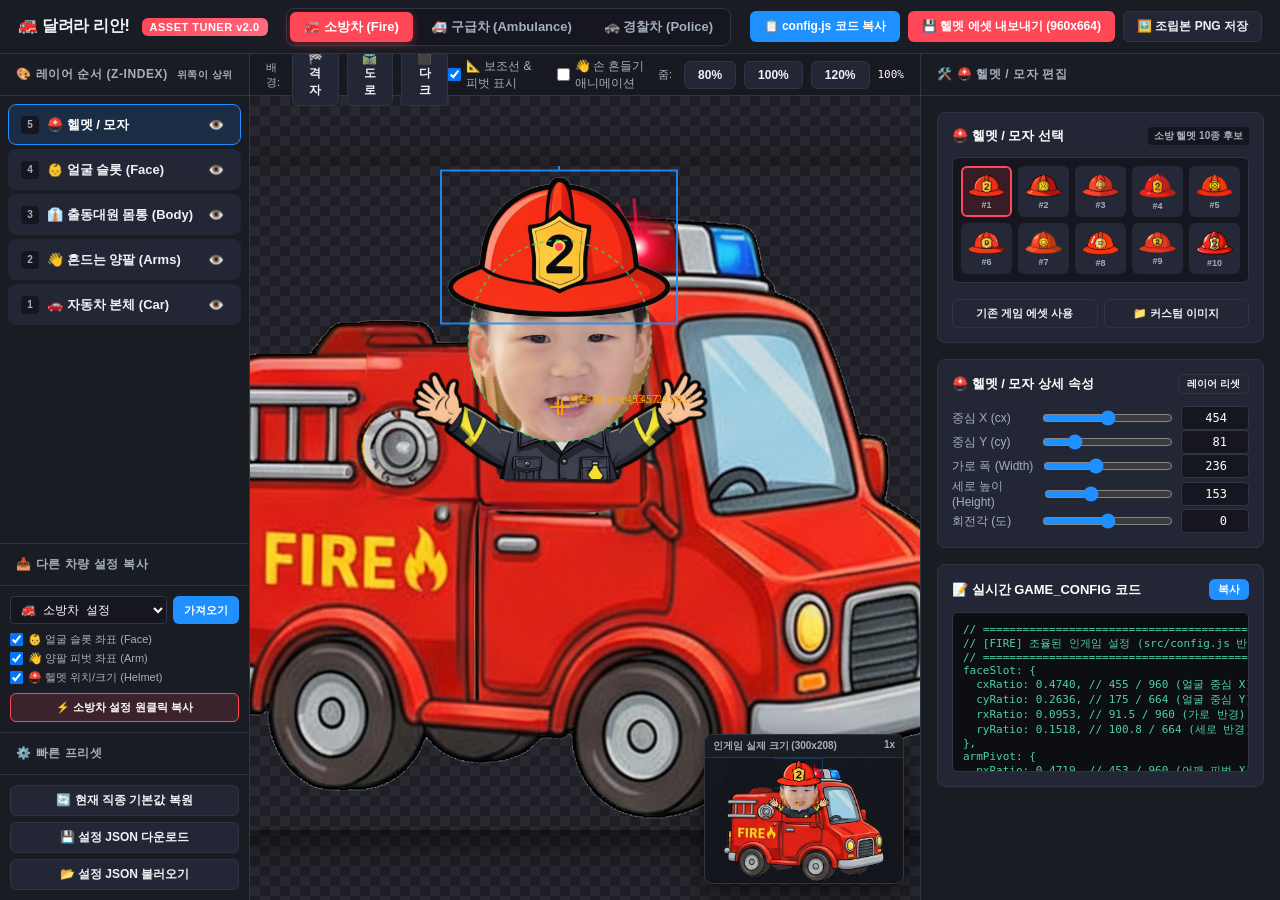
<file: tools/asset_tuner.html>
<!DOCTYPE html>
<html lang="ko">
<head>
  <meta charset="UTF-8">
  <meta name="viewport" content="width=device-width, initial-scale=1.0">
  <title>달려라 리안! - 인게임 에셋 좌표 & 스케일 튜너</title>
  <style>
    :root {
      --bg-dark: #121318;
      --bg-panel: #1a1c24;
      --bg-card: #232634;
      --bg-input: #15161f;
      --accent: #ff4757;
      --accent-hover: #ff6b81;
      --blue: #2ed573;
      --blue-accent: #1e90ff;
      --text: #f1f2f6;
      --text-dim: #a4b0be;
      --border: #2f3542;
      --border-focus: #5352ed;
    }

    * { box-sizing: border-box; margin: 0; padding: 0; user-select: none; }
    body {
      font-family: -apple-system, BlinkMacSystemFont, "Segoe UI", Roboto, "Pretendard", sans-serif;
      background: var(--bg-dark);
      color: var(--text);
      display: flex;
      flex-direction: column;
      height: 100vh;
      overflow: hidden;
    }

    /* 상단 네비게이션 헤더 */
    header {
      background: var(--bg-panel);
      border-bottom: 1px solid var(--border);
      height: 54px;
      display: flex;
      align-items: center;
      justify-content: space-between;
      padding: 0 18px;
      flex-shrink: 0;
      z-index: 10;
    }

    .brand {
      display: flex;
      align-items: center;
      gap: 12px;
      font-weight: 700;
      font-size: 16px;
      letter-spacing: -0.3px;
    }
    .brand-badge {
      background: linear-gradient(135deg, #ff4757, #ff6b81);
      color: #fff;
      font-size: 11px;
      padding: 3px 8px;
      border-radius: 6px;
      font-weight: 800;
      letter-spacing: 0.5px;
    }

    .vehicle-tabs {
      display: flex;
      background: var(--bg-input);
      border-radius: 8px;
      padding: 3px;
      border: 1px solid var(--border);
      gap: 4px;
    }
    .v-tab {
      padding: 6px 14px;
      font-size: 13px;
      font-weight: 600;
      border-radius: 6px;
      cursor: pointer;
      color: var(--text-dim);
      transition: all 0.2s;
      border: none;
      background: transparent;
    }
    .v-tab.active {
      background: var(--accent);
      color: #fff;
      box-shadow: 0 2px 8px rgba(255, 71, 87, 0.4);
    }
    .v-tab[data-type="ambulance"].active {
      background: #00b894;
      box-shadow: 0 2px 8px rgba(0, 184, 148, 0.4);
    }
    .v-tab[data-type="police"].active {
      background: #1e90ff;
      box-shadow: 0 2px 8px rgba(30, 144, 255, 0.4);
    }

    .header-actions {
      display: flex;
      align-items: center;
      gap: 8px;
    }
    .btn {
      padding: 6px 13px;
      border-radius: 6px;
      font-size: 12px;
      font-weight: 600;
      cursor: pointer;
      border: 1px solid var(--border);
      background: var(--bg-card);
      color: var(--text);
      display: inline-flex;
      align-items: center;
      gap: 6px;
      transition: all 0.15s;
    }
    .btn:hover {
      background: #2f3542;
      border-color: #57606f;
    }
    .btn-primary {
      background: var(--blue-accent);
      color: #fff;
      border-color: transparent;
    }
    .btn-primary:hover {
      background: #3742fa;
    }
    .btn-accent {
      background: var(--accent);
      color: #fff;
      border-color: transparent;
    }
    .btn-accent:hover {
      background: var(--accent-hover);
    }

    /* 메인 3컬럼 레이아웃 */
    .main-body {
      display: flex;
      flex: 1;
      overflow: hidden;
      position: relative;
    }

    /* 좌측 레이어 패널 */
    .left-sidebar {
      width: 250px;
      background: var(--bg-panel);
      border-right: 1px solid var(--border);
      display: flex;
      flex-direction: column;
      flex-shrink: 0;
    }
    .panel-title {
      padding: 12px 16px;
      font-size: 12px;
      font-weight: 700;
      text-transform: uppercase;
      letter-spacing: 0.6px;
      color: var(--text-dim);
      border-bottom: 1px solid var(--border);
      display: flex;
      justify-content: space-between;
      align-items: center;
    }
    .layer-list {
      list-style: none;
      padding: 8px;
      display: flex;
      flex-direction: column;
      gap: 4px;
      overflow-y: auto;
      flex: 1;
    }
    .layer-item {
      display: flex;
      align-items: center;
      gap: 8px;
      padding: 10px 12px;
      background: var(--bg-card);
      border: 1px solid transparent;
      border-radius: 8px;
      cursor: pointer;
      font-size: 13px;
      transition: all 0.15s;
    }
    .layer-item:hover {
      background: #2b2f42;
      border-color: #3e445e;
    }
    .layer-item.active {
      border-color: var(--blue-accent);
      background: rgba(30, 144, 255, 0.15);
      color: #fff;
    }
    .layer-order {
      font-size: 10px;
      color: var(--text-dim);
      font-weight: 700;
      background: var(--bg-input);
      width: 18px;
      height: 18px;
      border-radius: 4px;
      display: flex;
      align-items: center;
      justify-content: center;
    }
    .layer-name { flex: 1; font-weight: 600; }
    .layer-toggle {
      background: none;
      border: none;
      color: var(--text-dim);
      cursor: pointer;
      font-size: 13px;
      padding: 2px 4px;
    }
    .layer-toggle.hidden { opacity: 0.3; }

    /* 중앙 캔버스 뷰포트 */
    .viewport {
      flex: 1;
      display: flex;
      flex-direction: column;
      background: #0e0f14;
      position: relative;
      overflow: hidden;
    }
    .canvas-toolbar {
      height: 42px;
      background: rgba(26, 28, 36, 0.85);
      backdrop-filter: blur(8px);
      border-bottom: 1px solid var(--border);
      display: flex;
      align-items: center;
      justify-content: space-between;
      padding: 0 16px;
      z-index: 5;
    }
    .tool-group {
      display: flex;
      align-items: center;
      gap: 8px;
      font-size: 12px;
    }
    .tool-label { color: var(--text-dim); font-size: 11px; margin-right: 4px; }

    .canvas-container {
      flex: 1;
      position: relative;
      overflow: hidden;
      display: flex;
      align-items: center;
      justify-content: center;
      cursor: crosshair;
    }
    #mainCanvas {
      box-shadow: 0 10px 40px rgba(0, 0, 0, 0.6);
      border-radius: 6px;
      image-rendering: auto;
    }

    /* 체커보드 배경 */
    .bg-checker {
      background-color: #1e1e24;
      background-image: 
        linear-gradient(45deg, #282830 25%, transparent 25%),
        linear-gradient(-45deg, #282830 25%, transparent 25%),
        linear-gradient(45deg, transparent 75%, #282830 75%),
        linear-gradient(-45deg, transparent 75%, #282830 75%);
      background-size: 20px 20px;
      background-position: 0 0, 0 10px, 10px -10px, -10px 0px;
    }
    .bg-road {
      background: #111;
    }

    /* 우측 하단 미니 프리뷰 (실제 인게임 크기) */
    .mini-preview {
      position: absolute;
      right: 16px;
      bottom: 16px;
      width: 200px;
      height: 150px;
      background: rgba(20, 22, 30, 0.95);
      border: 1px solid var(--border);
      border-radius: 8px;
      overflow: hidden;
      box-shadow: 0 8px 24px rgba(0,0,0,0.5);
      display: flex;
      flex-direction: column;
      z-index: 6;
    }
    .mini-preview-header {
      padding: 4px 8px;
      background: var(--bg-panel);
      font-size: 10px;
      font-weight: 700;
      color: var(--text-dim);
      display: flex;
      justify-content: space-between;
      border-bottom: 1px solid var(--border);
    }
    .mini-preview canvas {
      flex: 1;
      width: 100%;
      height: calc(100% - 22px);
    }

    /* 우측 인스펙터 패널 */
    .right-sidebar {
      width: 360px;
      background: var(--bg-panel);
      border-left: 1px solid var(--border);
      display: flex;
      flex-direction: column;
      flex-shrink: 0;
      overflow-y: auto;
    }

    .inspector-content {
      padding: 16px;
      display: flex;
      flex-direction: column;
      gap: 16px;
    }

    .prop-card {
      background: var(--bg-card);
      border: 1px solid var(--border);
      border-radius: 8px;
      padding: 14px;
      display: flex;
      flex-direction: column;
      gap: 12px;
    }
    .prop-card-title {
      font-size: 13px;
      font-weight: 700;
      color: #fff;
      display: flex;
      align-items: center;
      justify-content: space-between;
    }
    .badge-sub {
      font-size: 10px;
      background: var(--bg-input);
      color: var(--text-dim);
      padding: 2px 6px;
      border-radius: 4px;
    }

    .control-row {
      display: flex;
      align-items: center;
      justify-content: space-between;
      gap: 10px;
    }
    .control-label {
      font-size: 12px;
      color: var(--text-dim);
      min-width: 80px;
      display: flex;
      align-items: center;
      gap: 4px;
    }
    .control-inputs {
      display: flex;
      align-items: center;
      gap: 8px;
      flex: 1;
    }
    .slider {
      flex: 1;
      accent-color: var(--blue-accent);
      cursor: pointer;
    }
    .num-input {
      width: 68px;
      background: var(--bg-input);
      border: 1px solid var(--border);
      color: #fff;
      padding: 4px 6px;
      border-radius: 4px;
      font-size: 12px;
      font-family: monospace;
      text-align: right;
    }
    .num-input:focus {
      outline: none;
      border-color: var(--blue-accent);
    }

    /* 헬멧 10종 썸네일 그리드 */
    .helmet-gallery {
      display: grid;
      grid-template-columns: repeat(5, 1fr);
      gap: 6px;
      background: var(--bg-input);
      padding: 8px;
      border-radius: 6px;
      border: 1px solid var(--border);
      max-height: 180px;
      overflow-y: auto;
    }
    .helmet-thumb {
      aspect-ratio: 1;
      background: #252836;
      border: 2px solid transparent;
      border-radius: 6px;
      cursor: pointer;
      display: flex;
      flex-direction: column;
      align-items: center;
      justify-content: center;
      padding: 4px;
      position: relative;
      transition: all 0.15s;
    }
    .helmet-thumb:hover {
      border-color: #57606f;
      background: #2f3448;
    }
    .helmet-thumb.active {
      border-color: var(--accent);
      background: rgba(255, 71, 87, 0.15);
    }
    .helmet-thumb img {
      max-width: 100%;
      max-height: 80%;
      object-fit: contain;
    }
    .helmet-thumb-label {
      font-size: 9px;
      color: var(--text-dim);
      font-weight: 700;
      margin-top: 2px;
    }

    /* 코드 복사 영역 */
    .code-box {
      background: #0d0e12;
      border: 1px solid var(--border);
      border-radius: 6px;
      padding: 10px;
      font-family: Consolas, monospace;
      font-size: 11px;
      color: #4ed1a3;
      white-space: pre;
      overflow-x: auto;
      max-height: 160px;
    }

    /* 토스트 알림 */
    #toast {
      position: fixed;
      bottom: 24px;
      left: 50%;
      transform: translateX(-50%) translateY(100px);
      background: #2ed573;
      color: #000;
      padding: 10px 20px;
      border-radius: 30px;
      font-size: 13px;
      font-weight: 700;
      box-shadow: 0 6px 20px rgba(0,0,0,0.4);
      transition: transform 0.3s cubic-bezier(0.18, 0.89, 0.32, 1.28);
      z-index: 100;
    }
    #toast.show {
      transform: translateX(-50%) translateY(0);
    }
  </style>
</head>
<body>

  <!-- 헤더 -->
  <header>
    <div class="brand">
      <span>🚒 달려라 리안!</span>
      <span class="brand-badge">ASSET TUNER v2.0</span>
    </div>

    <!-- 직종 탭 -->
    <div class="vehicle-tabs">
      <button class="v-tab active" data-type="fire" onclick="switchVehicle('fire')">🚒 소방차 (Fire)</button>
      <button class="v-tab" data-type="ambulance" onclick="switchVehicle('ambulance')">🚑 구급차 (Ambulance)</button>
      <button class="v-tab" data-type="police" onclick="switchVehicle('police')">🚓 경찰차 (Police)</button>
    </div>

    <div class="header-actions">
      <button class="btn btn-primary" onclick="copyConfigCode()">📋 config.js 코드 복사</button>
      <button class="btn btn-accent" onclick="exportHelmet960()">💾 헬멧 에셋 내보내기 (960x664)</button>
      <button class="btn" onclick="exportCompositePNG()">🖼️ 조립본 PNG 저장</button>
    </div>
  </header>

  <div class="main-body">

    <!-- 좌측 레이어 목록 -->
    <div class="left-sidebar">
      <div class="panel-title">
        <span>🎨 레이어 순서 (Z-Index)</span>
        <span style="font-size: 10px; color: var(--text-dim);">위쪽이 상위</span>
      </div>
      <ul class="layer-list" id="layerList">
        <!-- JS로 동적 생성 -->
      </ul>

      <!-- 다른 차량 설정 복사 -->
      <div class="panel-title" style="margin-top: auto; border-top: 1px solid var(--border);">
        <span>📥 다른 차량 설정 복사</span>
      </div>
      <div style="padding: 10px; display: flex; flex-direction: column; gap: 8px; border-bottom: 1px solid var(--border);">
        <div style="display: flex; gap: 6px;">
          <select id="selCopySource" class="num-input" style="flex: 1; text-align: left; height: 28px; padding: 2px 6px;">
            <option value="fire">🚒 소방차 설정</option>
            <option value="ambulance">🚑 구급차 설정</option>
            <option value="police">🚓 경찰차 설정</option>
          </select>
          <button class="btn btn-primary" style="padding: 4px 10px; font-size: 11px;" onclick="copySettingsFromVehicle()">가져오기</button>
        </div>
        <div style="font-size: 11px; color: var(--text-dim); display: flex; flex-direction: column; gap: 4px;">
          <label style="display: flex; align-items: center; gap: 5px; cursor: pointer;">
            <input type="checkbox" id="chkCopyFace" checked> 👶 얼굴 슬롯 좌표 (Face)
          </label>
          <label style="display: flex; align-items: center; gap: 5px; cursor: pointer;">
            <input type="checkbox" id="chkCopyArm" checked> 👋 양팔 피벗 좌표 (Arm)
          </label>
          <label style="display: flex; align-items: center; gap: 5px; cursor: pointer;">
            <input type="checkbox" id="chkCopyHelmet" checked> ⛑️ 헬멧 위치/크기 (Helmet)
          </label>
        </div>
        <button class="btn" style="width: 100%; justify-content: center; font-size: 11px; background: rgba(255, 71, 87, 0.15); border-color: var(--accent); color: #fff;" onclick="quickCopyFromFire()">
          ⚡ 소방차 설정 원클릭 복사
        </button>
      </div>

      <div class="panel-title">
        <span>⚙️ 빠른 프리셋</span>
      </div>
      <div style="padding: 10px; display: flex; flex-direction: column; gap: 6px;">
        <button class="btn" style="width: 100%; justify-content: center;" onclick="resetCurrentVehicle()">🔄 현재 직종 기본값 복원</button>
        <button class="btn" style="width: 100%; justify-content: center;" onclick="downloadPresetJSON()">💾 설정 JSON 다운로드</button>
        <label class="btn" style="width: 100%; justify-content: center; cursor: pointer;">
          📂 설정 JSON 불러오기
          <input type="file" accept=".json" style="display:none;" onchange="loadPresetJSON(event)">
        </label>
      </div>
    </div>

    <!-- 중앙 캔버스 뷰포트 -->
    <div class="viewport">
      <div class="canvas-toolbar">
        <div class="tool-group">
          <span class="tool-label">배경:</span>
          <button class="btn" id="btnBgCheck" onclick="setBg('checker')">🏁 격자</button>
          <button class="btn" id="btnBgRoad" onclick="setBg('road')">🛣️ 도로</button>
          <button class="btn" id="btnBgDark" onclick="setBg('dark')">⬛ 다크</button>
        </div>

        <div class="tool-group">
          <label style="display: flex; align-items: center; gap: 5px; cursor: pointer; color: var(--text-dim);">
            <input type="checkbox" id="chkGuides" checked onchange="redraw()"> 📐 보조선 & 피벗 표시
          </label>
          <label style="display: flex; align-items: center; gap: 5px; cursor: pointer; color: var(--text-dim); margin-left: 8px;">
            <input type="checkbox" id="chkWaveAnim" onchange="toggleAnim(this.checked)"> 👋 손 흔들기 애니메이션
          </label>
        </div>

        <div class="tool-group">
          <span class="tool-label">줌:</span>
          <button class="btn" onclick="setZoom(0.8)">80%</button>
          <button class="btn" onclick="setZoom(1.0)">100%</button>
          <button class="btn" onclick="setZoom(1.2)">120%</button>
          <span id="zoomText" style="color: #fff; font-family: monospace; font-size: 11px;">100%</span>
        </div>
      </div>

      <div class="canvas-container bg-checker" id="canvasContainer">
        <!-- 960x664 원본 규격 메인 캔버스 -->
        <canvas id="mainCanvas" width="960" height="664"></canvas>

        <!-- 우측 하단 실제 인게임 크기 프리뷰 (300x208) -->
        <div class="mini-preview">
          <div class="mini-preview-header">
            <span>인게임 실제 크기 (300x208)</span>
            <span id="miniRatio">1x</span>
          </div>
          <canvas id="miniCanvas" width="300" height="208"></canvas>
        </div>
      </div>
    </div>

    <!-- 우측 속성 인스펙터 패널 -->
    <div class="right-sidebar">
      <div class="panel-title">
        <span id="inspectorTitle">🛠️ 레이어 속성 편집</span>
        <span id="currentCoordInfo" style="font-family: monospace; font-size: 10px; color: var(--blue-accent);"></span>
      </div>

      <div class="inspector-content">

        <!-- 헬멧 선택 갤러리 카드 (선택된 직종이 소방관일 때 10종 노출) -->
        <div class="prop-card" id="helmetGalleryCard">
          <div class="prop-card-title">
            <span>⛑️ 헬멧 / 모자 선택</span>
            <span class="badge-sub" id="helmetStatusBadge">후보 #1 선택됨</span>
          </div>
          
          <div class="helmet-gallery" id="helmetGallery">
            <!-- 소방관 10종 썸네일 동적 삽입 -->
          </div>

          <div style="display: flex; gap: 6px; margin-top: 4px;">
            <button class="btn" style="flex: 1; justify-content: center; font-size: 11px;" onclick="selectOriginalGameHelmet()">
              기존 게임 에셋 사용
            </button>
            <label class="btn" style="flex: 1; justify-content: center; font-size: 11px; cursor: pointer;">
              📁 커스텀 이미지
              <input type="file" accept="image/*" style="display:none;" onchange="uploadCustomHelmet(event)">
            </label>
          </div>
        </div>

        <!-- 파츠 속성 제어 카드 (선택된 레이어에 따라 동적 UI) -->
        <div class="prop-card" id="propCard">
          <div class="prop-card-title">
            <span id="propCardHeader">위치 및 스케일</span>
            <button class="btn" style="padding: 2px 8px; font-size: 10px;" onclick="resetCurrentLayer()">레이어 리셋</button>
          </div>

          <div id="dynamicControls">
            <!-- 동적 컨트롤러 슬라이더들 삽입 -->
          </div>
        </div>

        <!-- 실시간 config.js 코드 프리뷰 -->
        <div class="prop-card">
          <div class="prop-card-title">
            <span>📝 실시간 GAME_CONFIG 코드</span>
            <button class="btn btn-primary" style="padding: 2px 8px; font-size: 11px;" onclick="copyConfigCode()">복사</button>
          </div>
          <div class="code-box" id="codeBox">// 코드 생성 중...</div>
        </div>

      </div>
    </div>

  </div>

  <div id="toast">알림 메시지</div>

  <script>
    // =========================================================================
    //  전역 상태 및 데이터 구조
    // =========================================================================
    const CANVAS_W = 960;
    const CANVAS_H = 664;

    let currentVehicle = 'fire'; // 'fire', 'ambulance', 'police'
    let selectedLayerId = 'helmet'; // 'helmet', 'face', 'body', 'arm', 'vehicle'
    let zoomLevel = 1.0;
    let animRunning = false;
    let animTime = 0;
    let animRafId = null;

    // 각 직종별 기본 튜닝 데이터 (960x664 픽셀 기준)
    const defaultData = {
      fire: {
        vehicle: { x: 0, y: 0, scale: 1 },
        body: { x: 4, y: -40, scale: 0.7 },
        arm: { pivotX: 453, pivotY: 241, scale: 0.5, baseAngle: -0.22, waveAmp: 0.1 },
        face: { cx: 455, cy: 175, rx: 91.5, ry: 100.8, scale: 3.5, offsetX: 5, offsetY: -28 },
        helmet: { cx: 454, cy: 81, width: 236, height: 153, rotation: 0, type: 'cand_1', isCustom: false }
      },
      ambulance: {
        vehicle: { x: 0, y: 0, scale: 1 },
        body: { x: 4, y: -41, scale: 0.7 },
        arm: { pivotX: 453, pivotY: 241, scale: 0.5, baseAngle: -0.22, waveAmp: 0.1 },
        face: { cx: 455, cy: 175, rx: 91.5, ry: 100.8, scale: 3.5, offsetX: 5, offsetY: -28 },
        helmet: { cx: 453, cy: 90, width: 211, height: 104, rotation: 0, type: "restored", isCustom: false }
      },
      police: {
        vehicle: { x: 0, y: 0, scale: 1 },
        body: { x: 5, y: -35, scale: 0.75 },
        arm: { pivotX: 453, pivotY: 241, scale: 0.5, baseAngle: -0.22, waveAmp: 0.1 },
        face: { cx: 455, cy: 175, rx: 91.5, ry: 100.8, scale: 3.5, offsetX: 5, offsetY: -28 },
        helmet: { cx: 455, cy: 90, width: 211, height: 104, rotation: 0, type: "restored", isCustom: false }
      }
    };

    // 실시간 작업 데이터 (deep copy)
    let tuneData = JSON.parse(JSON.stringify(defaultData));

    // 레이어 표시 여부 (Visibility)
    const layerVisibility = {
      helmet: true,
      face: true,
      body: true,
      arm: true,
      vehicle: true
    };

    // 레이어 표시 메타데이터
    const layerDefs = [
      { id: 'helmet',  name: '⛑️ 헬멧 / 모자',     order: 5 },
      { id: 'face',    name: '👶 얼굴 슬롯 (Face)', order: 4 },
      { id: 'body',    name: '👔 출동대원 몸통 (Body)', order: 3 },
      { id: 'arm',     name: '👋 흔드는 양팔 (Arms)', order: 2 },
      { id: 'vehicle', name: '🚗 자동차 본체 (Car)',  order: 1 },
    ];

    // =========================================================================
    //  이미지 에셋 로더
    // =========================================================================
    const images = {
      fire: {},
      ambulance: {},
      police: {},
      helmets: {
        fire_cand: [],
        police_restored: new Image(),
        ambulance_restored: new Image()
      },
      face: new Image(),
      roadBg: new Image()
    };

    // 공통 이미지 로드
    images.face.src = '../assets/player/default_face.png';
    images.face.onload = () => redraw();

    images.roadBg.src = '../assets/background/layer_3_road.png';
    images.roadBg.onload = () => redraw();

    images.helmets.police_restored.src = '../assets/player/candidates/police_hat_restored.png';
    images.helmets.police_restored.onload = () => redraw();

    images.helmets.ambulance_restored.src = '../assets/player/candidates/ambulance_hat_restored.png';
    images.helmets.ambulance_restored.onload = () => redraw();

    // 소방관 헬멧 후보 10종 로드
    for (let i = 1; i <= 10; i++) {
      const img = new Image();
      img.src = `../assets/player/candidates/fire_helmet_cand_${i}.png`;
      img.onload = () => redraw();
      images.helmets.fire_cand[i] = img;
    }

    // 차량별 3종 기본 에셋 로드
    ['fire', 'ambulance', 'police'].forEach(t => {
      images[t].vehicle = new Image();
      images[t].vehicle.src = `../assets/player/vehicle_${t}.png`;
      images[t].vehicle.onload = () => redraw();

      images[t].body = new Image();
      images[t].body.src = `../assets/player/body_${t}.png`;
      images[t].body.onload = () => redraw();

      images[t].arm = new Image();
      images[t].arm.src = `../assets/player/arm_${t}.png`;
      images[t].arm.onload = () => redraw();

      images[t].helmetOriginal = new Image();
      images[t].helmetOriginal.src = `../assets/player/helmet_${t}.png`;
      images[t].helmetOriginal.onload = () => redraw();
    });

    // 커스텀 업로드 헬멧 저장소
    let customHelmetImg = null;

    // =========================================================================
    //  초기화 및 UI 구축
    // =========================================================================
    const canvas = document.getElementById('mainCanvas');
    const ctx = canvas.getContext('2d');
    const miniCanvas = document.getElementById('miniCanvas');
    const miniCtx = miniCanvas.getContext('2d');

    window.addEventListener('DOMContentLoaded', () => {
      buildLayerList();
      buildHelmetGallery();
      selectLayer('helmet');
      setZoom(1.0);
      redraw();
      updateCodeBox();
      setupCanvasInteractions();
    });

    // 직종 변경
    function switchVehicle(type) {
      currentVehicle = type;
      document.querySelectorAll('.v-tab').forEach(b => {
        b.classList.toggle('active', b.dataset.type === type);
      });
      buildHelmetGallery();
      selectLayer(selectedLayerId);
      redraw();
      updateCodeBox();
      showToast(`직종 변경: ${type.toUpperCase()}`);
    }

    // 레이어 목록 UI 생성
    function buildLayerList() {
      const list = document.getElementById('layerList');
      list.innerHTML = '';
      layerDefs.forEach(layer => {
        const li = document.createElement('li');
        li.className = `layer-item ${selectedLayerId === layer.id ? 'active' : ''}`;
        li.onclick = (e) => {
          if (e.target.classList.contains('layer-toggle')) return;
          selectLayer(layer.id);
        };

        li.innerHTML = `
          <span class="layer-order">${layer.order}</span>
          <span class="layer-name">${layer.name}</span>
          <button class="layer-toggle ${layerVisibility[layer.id] ? '' : 'hidden'}" onclick="toggleLayerVis('${layer.id}', this)">
            ${layerVisibility[layer.id] ? '👁️' : '🕶️'}
          </button>
        `;
        list.appendChild(li);
      });
    }

    function toggleLayerVis(layerId, btn) {
      layerVisibility[layerId] = !layerVisibility[layerId];
      btn.innerHTML = layerVisibility[layerId] ? '👁️' : '🕶️';
      btn.classList.toggle('hidden', !layerVisibility[layerId]);
      redraw();
    }

    // 레이어 선택
    function selectLayer(id) {
      selectedLayerId = id;
      document.querySelectorAll('.layer-item').forEach((item, idx) => {
        item.classList.toggle('active', layerDefs[idx].id === id);
      });
      buildInspectorControls(id);
      redraw();
    }

    // 헬멧 갤러리 구축 (소방관일 때 10종, 경찰차일 때 복원모자 등)
    function buildHelmetGallery() {
      const container = document.getElementById('helmetGallery');
      const badge = document.getElementById('helmetStatusBadge');
      container.innerHTML = '';

      if (currentVehicle === 'fire') {
        badge.innerText = `소방 헬멧 10종 후보`;
        for (let i = 1; i <= 10; i++) {
          const div = document.createElement('div');
          const isAct = tuneData.fire.helmet.type === `cand_${i}`;
          div.className = `helmet-thumb ${isAct ? 'active' : ''}`;
          div.onclick = () => selectHelmetCandidate(i);

          div.innerHTML = `
            <img src="../assets/player/candidates/fire_helmet_cand_${i}.png" alt="헬멧 ${i}">
            <span class="helmet-thumb-label">#${i}</span>
          `;
          container.appendChild(div);
        }
      } else if (currentVehicle === 'police') {
        badge.innerText = `경찰 모자 옵션`;
        const div1 = document.createElement('div');
        div1.className = `helmet-thumb ${tuneData.police.helmet.type === 'original' ? 'active' : ''}`;
        div1.onclick = () => selectOriginalGameHelmet();
        div1.innerHTML = `<img src="../assets/player/helmet_police.png"><span class="helmet-thumb-label">기존 원본</span>`;
        container.appendChild(div1);

        const div2 = document.createElement('div');
        div2.className = `helmet-thumb ${tuneData.police.helmet.type === 'restored' ? 'active' : ''}`;
        div2.onclick = () => selectRestoredPoliceHat();
        div2.innerHTML = `<img src="../assets/player/candidates/police_hat_restored.png"><span class="helmet-thumb-label">✨ 복원 모자</span>`;
        container.appendChild(div2);
      } else {
        badge.innerText = `구급대원 모자 옵션`;
        const div1 = document.createElement('div');
        div1.className = `helmet-thumb ${tuneData.ambulance.helmet.type === 'original' ? 'active' : ''}`;
        div1.onclick = () => selectOriginalGameHelmet();
        div1.innerHTML = `<img src="../assets/player/helmet_ambulance.png"><span class="helmet-thumb-label">기존 원본</span>`;
        container.appendChild(div1);

        const div2 = document.createElement('div');
        div2.className = `helmet-thumb ${tuneData.ambulance.helmet.type === 'restored' ? 'active' : ''}`;
        div2.onclick = () => selectRestoredAmbulanceHat();
        div2.innerHTML = `<img src="../assets/player/candidates/ambulance_hat_restored.png"><span class="helmet-thumb-label">✨ 복원 모자</span>`;
        container.appendChild(div2);
      }
    }

    function selectHelmetCandidate(idx) {
      const h = tuneData.fire.helmet;
      h.type = `cand_${idx}`;
      h.isCustom = false;
      // 기본 크롭 이미지 비율에 맞추어 스케일 초기화 (가로 약 236px)
      h.width = 236;
      h.height = Math.round(236 * (260 / 400));
      h.cx = 440;
      h.cy = 115;
      buildHelmetGallery();
      buildInspectorControls('helmet');
      redraw();
      updateCodeBox();
      showToast(`소방 헬멧 #${idx} 적용 완료!`);
    }

    function selectRestoredPoliceHat() {
      const h = tuneData.police.helmet;
      h.type = 'restored';
      h.isCustom = false;
      h.width = 240;
      h.height = 145;
      h.cx = 440;
      h.cy = 112;
      buildHelmetGallery();
      buildInspectorControls('helmet');
      redraw();
      updateCodeBox();
      showToast(`복원된 경찰모 적용 완료!`);
    }

    function selectRestoredAmbulanceHat() {
      const h = tuneData.ambulance.helmet;
      h.type = 'restored';
      h.isCustom = false;
      h.width = 240;
      h.height = 145;
      h.cx = 440;
      h.cy = 112;
      buildHelmetGallery();
      buildInspectorControls('helmet');
      redraw();
      updateCodeBox();
      showToast(`복원된 구급대원 모자 적용 완료!`);
    }

    function selectOriginalGameHelmet() {
      const h = tuneData[currentVehicle].helmet;
      h.type = 'original';
      h.isCustom = false;
      h.width = 236;
      h.height = 144;
      h.cx = 440;
      h.cy = 112;
      buildHelmetGallery();
      buildInspectorControls('helmet');
      redraw();
      updateCodeBox();
      showToast(`기존 게임 원본 헬멧으로 복원!`);
    }

    function uploadCustomHelmet(e) {
      const file = e.target.files[0];
      if (!file) return;
      const reader = new FileReader();
      reader.onload = (evt) => {
        const img = new Image();
        img.onload = () => {
          customHelmetImg = img;
          const h = tuneData[currentVehicle].helmet;
          h.type = 'custom';
          h.isCustom = true;
          h.width = 236;
          h.height = Math.round(236 * (img.height / img.width));
          h.cx = 440;
          h.cy = 115;
          buildInspectorControls('helmet');
          redraw();
          updateCodeBox();
          showToast(`커스텀 헬멧 불러오기 완료! (${img.width}x${img.height})`);
        };
        img.src = evt.target.result;
      };
      reader.readAsDataURL(file);
    }

    // =========================================================================
    //  인스펙터 상세 컨트롤러 UI 구축
    // =========================================================================
    function buildInspectorControls(layerId) {
      const container = document.getElementById('dynamicControls');
      const title = document.getElementById('inspectorTitle');
      const header = document.getElementById('propCardHeader');
      const data = tuneData[currentVehicle][layerId];

      const layerName = layerDefs.find(l => l.id === layerId)?.name || layerId;
      title.innerText = `🛠️ ${layerName} 편집`;
      header.innerText = `${layerName} 상세 속성`;

      container.innerHTML = '';

      if (layerId === 'helmet') {
        addSlider(container, '중심 X (cx)', data.cx, 200, 700, 1, v => { data.cx = v; redraw(); updateCodeBox(); });
        addSlider(container, '중심 Y (cy)', data.cy, 20, 300, 1, v => { data.cy = v; redraw(); updateCodeBox(); });
        addSlider(container, '가로 폭 (Width)', data.width, 100, 450, 1, v => { 
          const ratio = data.height / data.width;
          data.width = v;
          data.height = Math.round(v * ratio);
          buildInspectorControls('helmet');
          redraw(); 
          updateCodeBox(); 
        });
        addSlider(container, '세로 높이 (Height)', data.height, 50, 350, 1, v => { data.height = v; redraw(); updateCodeBox(); });
        addSlider(container, '회전각 (도)', data.rotation, -90, 90, 0.5, v => { data.rotation = v; redraw(); updateCodeBox(); });
      } else if (layerId === 'face') {
        addSlider(container, '중심 X (cx)', data.cx, 300, 600, 0.5, v => { data.cx = v; redraw(); updateCodeBox(); });
        addSlider(container, '중심 Y (cy)', data.cy, 100, 400, 0.5, v => { data.cy = v; redraw(); updateCodeBox(); });
        addSlider(container, '가로 반경 (rx)', data.rx, 40, 180, 0.5, v => { data.rx = v; redraw(); updateCodeBox(); });
        addSlider(container, '세로 반경 (ry)', data.ry, 40, 180, 0.5, v => { data.ry = v; redraw(); updateCodeBox(); });
        addSlider(container, '얼굴 확대율', data.scale, 1.0, 3.5, 0.02, v => { data.scale = v; redraw(); updateCodeBox(); });
        addSlider(container, '사진 오프셋 X', data.offsetX, -50, 50, 1, v => { data.offsetX = v; redraw(); updateCodeBox(); });
        addSlider(container, '사진 오프셋 Y', data.offsetY, -50, 50, 1, v => { data.offsetY = v; redraw(); updateCodeBox(); });
      } else if (layerId === 'arm') {
        addSlider(container, '피벗 X (px)', data.pivotX, 200, 500, 1, v => { data.pivotX = v; redraw(); updateCodeBox(); });
        addSlider(container, '피벗 Y (py)', data.pivotY, 150, 450, 1, v => { data.pivotY = v; redraw(); updateCodeBox(); });
        addSlider(container, '팔 스케일', data.scale, 0.5, 1.8, 0.01, v => { data.scale = v; redraw(); updateCodeBox(); });
        addSlider(container, '기본 회전각', data.baseAngle, -1.0, 1.0, 0.02, v => { data.baseAngle = v; redraw(); updateCodeBox(); });
        addSlider(container, '흔들기 진폭', data.waveAmp, 0.0, 0.6, 0.01, v => { data.waveAmp = v; redraw(); updateCodeBox(); });
      } else if (layerId === 'body' || layerId === 'vehicle') {
        addSlider(container, '오프셋 X', data.x, -100, 100, 1, v => { data.x = v; redraw(); updateCodeBox(); });
        addSlider(container, '오프셋 Y', data.y, -100, 100, 1, v => { data.y = v; redraw(); updateCodeBox(); });
        addSlider(container, '스케일 배율', data.scale, 0.7, 1.4, 0.01, v => { data.scale = v; redraw(); updateCodeBox(); });
      }
    }

    function addSlider(container, labelText, value, min, max, step, onChange) {
      const row = document.createElement('div');
      row.className = 'control-row';

      const label = document.createElement('span');
      label.className = 'control-label';
      label.innerText = labelText;

      const inputWrap = document.createElement('div');
      inputWrap.className = 'control-inputs';

      const slider = document.createElement('input');
      slider.type = 'range';
      slider.className = 'slider';
      slider.min = min;
      slider.max = max;
      slider.step = step;
      slider.value = value;

      const num = document.createElement('input');
      num.type = 'number';
      num.className = 'num-input';
      num.min = min;
      num.max = max;
      num.step = step;
      num.value = typeof value === 'number' && !Number.isInteger(value) ? value.toFixed(2) : value;

      slider.oninput = (e) => {
        const val = parseFloat(e.target.value);
        num.value = !Number.isInteger(val) ? val.toFixed(2) : val;
        onChange(val);
      };
      num.onchange = (e) => {
        const val = parseFloat(e.target.value);
        slider.value = val;
        onChange(val);
      };

      inputWrap.appendChild(slider);
      inputWrap.appendChild(num);
      row.appendChild(label);
      row.appendChild(inputWrap);
      container.appendChild(row);
    }

    // =========================================================================
    //  캔버스 렌더링 파이프라인 (인게임 동일 로직)
    // =========================================================================
    const sirenConfig = {
      fire: { leftX: 0.555, leftY: 0.122, rightX: 0.655, rightY: 0.128, leftColor: '#ff1744', rightColor: '#00e5ff' },
      ambulance: { leftX: 0.557, leftY: 0.121, rightX: 0.655, rightY: 0.128, leftColor: '#ff1744', rightColor: '#00e5ff' },
      police: { leftX: 0.554, leftY: 0.125, rightX: 0.653, rightY: 0.129, leftColor: '#ff1744', rightColor: '#00e5ff' },
    };

    function drawTunerSiren(ctx, type) {
      const sCfg = sirenConfig[type] || sirenConfig.fire;
      const cycle = animRunning ? (animTime * 10.0) : 1.5;
      const isLeftActive = Math.sin(cycle) >= 0;
      const pulse = 0.72 + 0.28 * Math.abs(Math.sin(cycle * 2));

      const activeX = CANVAS_W * (isLeftActive ? sCfg.leftX : sCfg.rightX);
      const activeY = CANVAS_H * (isLeftActive ? (sCfg.leftY || 0.122) : (sCfg.rightY || 0.128));
      const activeColor = isLeftActive ? sCfg.leftColor : sCfg.rightColor;

      const rayAngles = isLeftActive ? [-2.42, -2.02, -1.65] : [-1.48, -1.10, -0.70];

      ctx.save();
      ctx.translate(activeX, activeY);

      // 글로우 후광
      const glowR = CANVAS_W * 0.062 * pulse;
      const grad = ctx.createRadialGradient(0, 0, 1, 0, 0, glowR);
      grad.addColorStop(0, 'rgba(255, 255, 255, 0.95)');
      grad.addColorStop(0.25, activeColor);
      grad.addColorStop(1, 'rgba(0, 0, 0, 0)');
      ctx.fillStyle = grad;
      ctx.beginPath();
      ctx.arc(0, 0, glowR, 0, Math.PI * 2);
      ctx.fill();

      // 빛줄기 방사
      ctx.strokeStyle = activeColor;
      ctx.lineWidth = 3.5;
      ctx.lineCap = 'round';
      ctx.globalAlpha = 0.85 * pulse;
      for (const ang of rayAngles) {
        ctx.beginPath();
        ctx.moveTo(Math.cos(ang) * (glowR * 0.28), Math.sin(ang) * (glowR * 0.28));
        ctx.lineTo(Math.cos(ang) * (glowR * 1.05), Math.sin(ang) * (glowR * 1.05));
        ctx.stroke();
      }

      ctx.restore();
    }

    function redraw() {
      ctx.clearRect(0, 0, CANVAS_W, CANVAS_H);

      const showGuides = document.getElementById('chkGuides').checked;
      const tData = tuneData[currentVehicle];

      // 도로 배경 모드일 때 배경 먼저 렌더링
      if (currentBgMode === 'road' && images.roadBg.complete && images.roadBg.width > 0) {
        ctx.drawImage(images.roadBg, 0, 120, CANVAS_W, 544);
      }

      // [Layer 1: 차량 본체 (Vehicle)]
      if (layerVisibility.vehicle) {
        const veh = tData.vehicle;
        const vehImg = images[currentVehicle].vehicle;
        if (vehImg && vehImg.complete) {
          ctx.save();
          ctx.translate(CANVAS_W / 2 + veh.x, CANVAS_H / 2 + veh.y);
          ctx.scale(veh.scale, veh.scale);
          ctx.drawImage(vehImg, -CANVAS_W / 2, -CANVAS_H / 2, CANVAS_W, CANVAS_H);
          ctx.restore();
        }
      }

      // [Layer 1.5: 지붕 사이렌 경광등 (차량과 캐릭터 사이 레이어)]
      drawTunerSiren(ctx, currentVehicle);

      // [Layer 2: 양팔 (Arms)]
      if (layerVisibility.arm) {
        const armCfg = tData.arm;
        const armImg = images[currentVehicle].arm;
        if (armImg && armImg.complete) {
          const waveAngle = armCfg.baseAngle + (animRunning ? Math.sin(animTime * 8.5) * armCfg.waveAmp : 0);
          const faceCX = tData.face.cx;

          // 왼팔
          ctx.save();
          ctx.translate(armCfg.pivotX, armCfg.pivotY);
          ctx.rotate(waveAngle);
          ctx.scale(armCfg.scale, armCfg.scale);
          ctx.drawImage(armImg, -armCfg.pivotX, -armCfg.pivotY, CANVAS_W, CANVAS_H);
          ctx.restore();

          // 오른팔 (대칭)
          const rightPivotX = faceCX + (faceCX - armCfg.pivotX);
          const rightPivotY = armCfg.pivotY;
          ctx.save();
          ctx.translate(rightPivotX, rightPivotY);
          ctx.scale(-armCfg.scale, armCfg.scale);
          ctx.rotate(waveAngle);
          ctx.drawImage(armImg, -armCfg.pivotX, -armCfg.pivotY, CANVAS_W, CANVAS_H);
          ctx.restore();
        }
      }

      // [Layer 3: 몸통 (Body)]
      if (layerVisibility.body) {
        const bodyCfg = tData.body;
        const bodyImg = images[currentVehicle].body;
        if (bodyImg && bodyImg.complete) {
          ctx.save();
          ctx.translate(CANVAS_W / 2 + bodyCfg.x, CANVAS_H / 2 + bodyCfg.y);
          ctx.scale(bodyCfg.scale, bodyCfg.scale);
          ctx.drawImage(bodyImg, -CANVAS_W / 2, -CANVAS_H / 2, CANVAS_W, CANVAS_H);
          ctx.restore();
        }
      }

      // [Layer 4: 얼굴 슬롯 (Face)]
      if (layerVisibility.face) {
        const faceCfg = tData.face;
        ctx.save();
        ctx.beginPath();
        ctx.ellipse(faceCfg.cx, faceCfg.cy, faceCfg.rx, faceCfg.ry, 0, 0, Math.PI * 2);
        ctx.clip();

        if (images.face.complete && images.face.width > 0) {
          const fSize = Math.max(faceCfg.rx, faceCfg.ry) * faceCfg.scale;
          ctx.drawImage(
            images.face, 
            faceCfg.cx - fSize * 0.5 + faceCfg.offsetX, 
            faceCfg.cy - fSize * 0.5 + faceCfg.offsetY, 
            fSize, 
            fSize
          );
        }
        ctx.restore();
      }

      // [Layer 5: 헬멧 / 모자 (Helmet)]
      if (layerVisibility.helmet) {
        const helmCfg = tData.helmet;
        let hImg = null;

        if (helmCfg.type === 'custom' && customHelmetImg) {
          hImg = customHelmetImg;
        } else if (currentVehicle === 'fire' && helmCfg.type.startsWith('cand_')) {
          const num = parseInt(helmCfg.type.replace('cand_', ''));
          hImg = images.helmets.fire_cand[num];
        } else if (currentVehicle === 'police' && helmCfg.type === 'restored') {
          hImg = images.helmets.police_restored;
        } else if (currentVehicle === 'ambulance' && helmCfg.type === 'restored') {
          hImg = images.helmets.ambulance_restored;
        } else {
          hImg = images[currentVehicle].helmetOriginal;
        }

        if (hImg && hImg.complete && hImg.width > 0) {
          ctx.save();
          ctx.translate(helmCfg.cx, helmCfg.cy);
          if (helmCfg.rotation !== 0) {
            ctx.rotate((helmCfg.rotation * Math.PI) / 180);
          }

          // 960x664 원본 헬멧 vs 크롭형 독립 소품 헬멧 구분
          if (helmCfg.type === 'original' && hImg.width === CANVAS_W) {
            // 풀 캔버스 원본 모드: cx=440, cy=112 기준으로 평행이동
            ctx.drawImage(hImg, -440, -112, CANVAS_W, CANVAS_H);
          } else {
            // 독립 크롭 소품 모드: 중심 기준 배치
            ctx.drawImage(hImg, -helmCfg.width / 2, -helmCfg.height / 2, helmCfg.width, helmCfg.height);
          }
          ctx.restore();
        }
      }

      // [보조선 및 기즈모 (Guides & Gizmos)]
      if (showGuides) {
        drawGuidesAndGizmos(ctx, tData);
      }

      // 미니 프리뷰 렌더링
      drawMiniPreview();
    }

    // 가이드선 및 기즈모 그리기
    function drawGuidesAndGizmos(gCtx, tData) {
      gCtx.save();

      // 1. 얼굴 슬롯 타원 가이드 (녹색 점선)
      const face = tData.face;
      gCtx.strokeStyle = 'rgba(46, 213, 115, 0.8)';
      gCtx.lineWidth = 1.5;
      gCtx.setLineDash([4, 4]);
      gCtx.beginPath();
      gCtx.ellipse(face.cx, face.cy, face.rx, face.ry, 0, 0, Math.PI * 2);
      gCtx.stroke();
      gCtx.setLineDash([]);

      // 2. 어깨 피벗 포인트 (오렌지색 십자선)
      const arm = tData.arm;
      drawPivotCross(gCtx, arm.pivotX, arm.pivotY, 'rgba(255, 165, 2, 0.9)', '왼팔 피벗');
      const rightX = face.cx + (face.cx - arm.pivotX);
      drawPivotCross(gCtx, rightX, arm.pivotY, 'rgba(255, 165, 2, 0.9)', '오른팔 피벗');

      // 3. 선택된 레이어의 바운딩 박스 기즈모
      if (selectedLayerId === 'helmet') {
        const h = tData.helmet;
        gCtx.save();
        gCtx.translate(h.cx, h.cy);
        gCtx.rotate((h.rotation * Math.PI) / 180);
        gCtx.strokeStyle = 'rgba(30, 144, 255, 0.9)';
        gCtx.lineWidth = 2;
        gCtx.strokeRect(-h.width / 2, -h.height / 2, h.width, h.height);

        // 중심점
        gCtx.fillStyle = '#ff4757';
        gCtx.beginPath();
        gCtx.arc(0, 0, 4, 0, Math.PI * 2);
        gCtx.fill();

        // 상단 회전 핸들
        gCtx.beginPath();
        gCtx.moveTo(0, -h.height / 2);
        gCtx.lineTo(0, -h.height / 2 - 20);
        gCtx.stroke();
        gCtx.fillStyle = '#2ed573';
        gCtx.beginPath();
        gCtx.arc(0, -h.height / 2 - 20, 5, 0, Math.PI * 2);
        gCtx.fill();

        gCtx.restore();
      } else if (selectedLayerId === 'face') {
        gCtx.fillStyle = '#2ed573';
        gCtx.beginPath();
        gCtx.arc(face.cx, face.cy, 5, 0, Math.PI * 2);
        gCtx.fill();
      }

      gCtx.restore();
    }

    function drawPivotCross(gCtx, x, y, color, label) {
      gCtx.strokeStyle = color;
      gCtx.lineWidth = 2;
      gCtx.beginPath();
      gCtx.moveTo(x - 8, y);
      gCtx.lineTo(x + 8, y);
      gCtx.moveTo(x, y - 8);
      gCtx.lineTo(x, y + 8);
      gCtx.stroke();

      gCtx.fillStyle = color;
      gCtx.font = '10px monospace';
      gCtx.fillText(`${label} (${Math.round(x)}, ${Math.round(y)})`, x + 10, y - 4);
    }

    // 미니 프리뷰 (300x208 인게임 크기)
    function drawMiniPreview() {
      miniCtx.clearRect(0, 0, 300, 208);
      miniCtx.save();
      miniCtx.scale(300 / CANVAS_W, 208 / CANVAS_H);
      miniCtx.drawImage(canvas, 0, 0);
      miniCtx.restore();
    }

    // =========================================================================
    //  마우스 인터랙션 (드래그로 위치 직접 이동)
    // =========================================================================
    let isDragging = false;
    let dragStartX = 0;
    let dragStartY = 0;
    let initialObjX = 0;
    let initialObjY = 0;

    function setupCanvasInteractions() {
      const container = document.getElementById('canvasContainer');

      canvas.addEventListener('mousedown', (e) => {
        const rect = canvas.getBoundingClientRect();
        const mouseX = (e.clientX - rect.left) / zoomLevel;
        const mouseY = (e.clientY - rect.top) / zoomLevel;

        isDragging = true;
        dragStartX = mouseX;
        dragStartY = mouseY;

        const data = tuneData[currentVehicle];
        if (selectedLayerId === 'helmet') {
          initialObjX = data.helmet.cx;
          initialObjY = data.helmet.cy;
        } else if (selectedLayerId === 'face') {
          initialObjX = data.face.cx;
          initialObjY = data.face.cy;
        } else if (selectedLayerId === 'arm') {
          initialObjX = data.arm.pivotX;
          initialObjY = data.arm.pivotY;
        } else if (selectedLayerId === 'body') {
          initialObjX = data.body.x;
          initialObjY = data.body.y;
        } else if (selectedLayerId === 'vehicle') {
          initialObjX = data.vehicle.x;
          initialObjY = data.vehicle.y;
        }
      });

      window.addEventListener('mousemove', (e) => {
        if (!isDragging) return;
        const rect = canvas.getBoundingClientRect();
        const mouseX = (e.clientX - rect.left) / zoomLevel;
        const mouseY = (e.clientY - rect.top) / zoomLevel;

        const dx = mouseX - dragStartX;
        const dy = mouseY - dragStartY;

        const data = tuneData[currentVehicle];
        if (selectedLayerId === 'helmet') {
          data.helmet.cx = Math.round(initialObjX + dx);
          data.helmet.cy = Math.round(initialObjY + dy);
        } else if (selectedLayerId === 'face') {
          data.face.cx = Math.round((initialObjX + dx) * 10) / 10;
          data.face.cy = Math.round((initialObjY + dy) * 10) / 10;
        } else if (selectedLayerId === 'arm') {
          data.arm.pivotX = Math.round(initialObjX + dx);
          data.arm.pivotY = Math.round(initialObjY + dy);
        } else if (selectedLayerId === 'body') {
          data.body.x = Math.round(initialObjX + dx);
          data.body.y = Math.round(initialObjY + dy);
        } else if (selectedLayerId === 'vehicle') {
          data.vehicle.x = Math.round(initialObjX + dx);
          data.vehicle.y = Math.round(initialObjY + dy);
        }

        buildInspectorControls(selectedLayerId);
        redraw();
        updateCodeBox();
      });

      window.addEventListener('mouseup', () => {
        if (isDragging) {
          isDragging = false;
        }
      });

      // 키보드 미세조정 (방향키: 1px, Shift+방향키: 10px)
      window.addEventListener('keydown', (e) => {
        if (['ArrowUp', 'ArrowDown', 'ArrowLeft', 'ArrowRight'].includes(e.key)) {
          // input 포커스 중일 땐 기본 동작 유지
          if (document.activeElement.tagName === 'INPUT') return;
          e.preventDefault();

          const step = e.shiftKey ? 10 : 1;
          const data = tuneData[currentVehicle];

          let deltaX = 0;
          let deltaY = 0;
          if (e.key === 'ArrowLeft') deltaX = -step;
          if (e.key === 'ArrowRight') deltaX = step;
          if (e.key === 'ArrowUp') deltaY = -step;
          if (e.key === 'ArrowDown') deltaY = step;

          if (selectedLayerId === 'helmet') {
            data.helmet.cx += deltaX;
            data.helmet.cy += deltaY;
          } else if (selectedLayerId === 'face') {
            data.face.cx += deltaX;
            data.face.cy += deltaY;
          } else if (selectedLayerId === 'arm') {
            data.arm.pivotX += deltaX;
            data.arm.pivotY += deltaY;
          } else if (selectedLayerId === 'body') {
            data.body.x += deltaX;
            data.body.y += deltaY;
          } else if (selectedLayerId === 'vehicle') {
            data.vehicle.x += deltaX;
            data.vehicle.y += deltaY;
          }

          buildInspectorControls(selectedLayerId);
          redraw();
          updateCodeBox();
        }
      });
    }

    // =========================================================================
    //  배경 모드 및 줌 설정
    // =========================================================================
    let currentBgMode = 'checker';

    function setBg(mode) {
      currentBgMode = mode;
      const container = document.getElementById('canvasContainer');
      container.className = 'canvas-container';
      if (mode === 'checker') container.classList.add('bg-checker');
      if (mode === 'road') container.classList.add('bg-road');
      if (mode === 'dark') container.style.background = '#0e0f14';
      redraw();
    }

    function setZoom(level) {
      zoomLevel = level;
      canvas.style.transform = `scale(${level})`;
      document.getElementById('zoomText').innerText = `${Math.round(level * 100)}%`;
    }

    // 애니메이션 토글
    function toggleAnim(enable) {
      animRunning = enable;
      if (enable) {
        let lastTime = performance.now();
        function loop(now) {
          const dt = (now - lastTime) / 1000;
          lastTime = now;
          animTime += dt;
          redraw();
          if (animRunning) {
            animRafId = requestAnimationFrame(loop);
          }
        }
        animRafId = requestAnimationFrame(loop);
      } else {
        if (animRafId) cancelAnimationFrame(animRafId);
        animTime = 0;
        redraw();
      }
    }

    // =========================================================================
    //  코드 생성 및 내보내기
    // =========================================================================
    function updateCodeBox() {
      const d = tuneData[currentVehicle];
      const cxRatio = (d.face.cx / CANVAS_W).toFixed(4);
      const cyRatio = (d.face.cy / CANVAS_H).toFixed(4);
      const rxRatio = (d.face.rx / CANVAS_W).toFixed(4);
      const ryRatio = (d.face.ry / CANVAS_H).toFixed(4);

      const pxRatio = (d.arm.pivotX / CANVAS_W).toFixed(4);
      const pyRatio = (d.arm.pivotY / CANVAS_H).toFixed(4);

      const code = `// =========================================================================
// [${currentVehicle.toUpperCase()}] 조율된 인게임 설정 (src/config.js 반영용)
// =========================================================================
faceSlot: {
  cxRatio: ${cxRatio}, // ${d.face.cx} / 960 (얼굴 중심 X)
  cyRatio: ${cyRatio}, // ${d.face.cy} / 664 (얼굴 중심 Y)
  rxRatio: ${rxRatio}, // ${d.face.rx} / 960 (가로 반경)
  ryRatio: ${ryRatio}, // ${d.face.ry} / 664 (세로 반경)
},
armPivot: {
  pxRatio: ${pxRatio}, // ${d.arm.pivotX} / 960 (어깨 피벗 X)
  pyRatio: ${pyRatio}, // ${d.arm.pivotY} / 664 (어깨 피벗 Y)
},
helmetSlot: {
  type: '${d.helmet.type}',
  cx: ${d.helmet.cx},
  cy: ${d.helmet.cy},
  width: ${d.helmet.width},
  height: ${d.helmet.height},
  rotation: ${d.helmet.rotation},
}`;

      document.getElementById('codeBox').innerText = code;
    }

    function copyConfigCode() {
      const code = document.getElementById('codeBox').innerText;
      navigator.clipboard.writeText(code).then(() => {
        showToast('📋 config.js 코드가 클립보드에 복사되었습니다!');
      }).catch(() => {
        showToast('⚠️ 복사 실패: 수동으로 복사해주세요.');
      });
    }

    // 선택한 헬멧을 960x664 풀 캔버스 규격 PNG로 렌더링하여 다운로드!
    // -> 게임의 assets/player/helmet_{type}.png에 그대로 덮어쓸 수 있는 규격
    function exportHelmet960() {
      const expCanvas = document.createElement('canvas');
      expCanvas.width = CANVAS_W;
      expCanvas.height = CANVAS_H;
      const expCtx = expCanvas.getContext('2d');

      const helmCfg = tuneData[currentVehicle].helmet;
      let hImg = null;

      if (helmCfg.type === 'custom' && customHelmetImg) {
        hImg = customHelmetImg;
      } else if (currentVehicle === 'fire' && helmCfg.type.startsWith('cand_')) {
        const num = parseInt(helmCfg.type.replace('cand_', ''));
        hImg = images.helmets.fire_cand[num];
      } else if (currentVehicle === 'police' && helmCfg.type === 'restored') {
        hImg = images.helmets.police_restored;
      } else if (currentVehicle === 'ambulance' && helmCfg.type === 'restored') {
        hImg = images.helmets.ambulance_restored;
      } else {
        hImg = images[currentVehicle].helmetOriginal;
      }

      if (!hImg || !hImg.complete) {
        alert('헬멧 이미지가 아직 로드되지 않았습니다.');
        return;
      }

      expCtx.save();
      expCtx.translate(helmCfg.cx, helmCfg.cy);
      if (helmCfg.rotation !== 0) {
        expCtx.rotate((helmCfg.rotation * Math.PI) / 180);
      }
      expCtx.drawImage(hImg, -helmCfg.width / 2, -helmCfg.height / 2, helmCfg.width, helmCfg.height);
      expCtx.restore();

      const link = document.createElement('a');
      link.download = `helmet_${currentVehicle}.png`;
      link.href = expCanvas.toDataURL('image/png');
      link.click();

      showToast(`💾 960x664 규격 'helmet_${currentVehicle}.png' 다운로드 완료!`);
    }

    // 전체 합성본 960x664 저장
    function exportCompositePNG() {
      // 보조선 제외하고 순수 렌더링하기 위해 잠시 체크 해제 후 렌더
      const chk = document.getElementById('chkGuides');
      const prev = chk.checked;
      chk.checked = false;
      redraw();

      const link = document.createElement('a');
      link.download = `composite_${currentVehicle}_assembled.png`;
      link.href = canvas.toDataURL('image/png');
      link.click();

      chk.checked = prev;
      redraw();
      showToast(`🖼️ 캐릭터 합성본 PNG 다운로드 완료!`);
    }

    // 프리셋 JSON 저장/로드
    function downloadPresetJSON() {
      const blob = new Blob([JSON.stringify(tuneData, null, 2)], { type: 'application/json' });
      const link = document.createElement('a');
      link.download = `ryan_rush_asset_tuning_presets.json`;
      link.href = URL.createObjectURL(blob);
      link.click();
      showToast('💾 프리셋 JSON 저장 완료!');
    }

    function loadPresetJSON(e) {
      const file = e.target.files[0];
      if (!file) return;
      const reader = new FileReader();
      reader.onload = (evt) => {
        try {
          const loaded = JSON.parse(evt.target.result);
          tuneData = loaded;
          buildHelmetGallery();
          buildInspectorControls(selectedLayerId);
          redraw();
          updateCodeBox();
          showToast('📂 프리셋 JSON 불러오기 성공!');
        } catch (err) {
          alert('JSON 파일 형식이 올바르지 않습니다.');
        }
      };
      reader.readAsText(file);
    }

    // =========================================================================
    //  다른 차량 설정값 복사 기능
    // =========================================================================
    function copySettingsFromVehicle() {
      const source = document.getElementById('selCopySource').value;
      if (source === currentVehicle) {
        showToast(`⚠️ 현재 작업 중인 차량과 동일한 차량입니다.`);
        return;
      }

      const copyFace = document.getElementById('chkCopyFace').checked;
      const copyArm = document.getElementById('chkCopyArm').checked;
      const copyHelmet = document.getElementById('chkCopyHelmet').checked;

      if (!copyFace && !copyArm && !copyHelmet) {
        alert('복사할 파츠를 하나 이상 체크해주세요.');
        return;
      }

      const srcData = tuneData[source];
      const targetData = tuneData[currentVehicle];

      if (copyFace) {
        targetData.face = JSON.parse(JSON.stringify(srcData.face));
      }
      if (copyArm) {
        targetData.arm = JSON.parse(JSON.stringify(srcData.arm));
      }
      if (copyHelmet) {
        // 헬멧의 좌표와 크기만 복사하고, 현재 차량 고유의 헬멧 타입은 유지
        targetData.helmet.cx = srcData.helmet.cx;
        targetData.helmet.cy = srcData.helmet.cy;
        targetData.helmet.width = srcData.helmet.width;
        targetData.helmet.height = srcData.helmet.height;
        targetData.helmet.rotation = srcData.helmet.rotation;
      }

      buildInspectorControls(selectedLayerId);
      redraw();
      updateCodeBox();

      const nameMap = { fire: '소방차', ambulance: '구급차', police: '경찰차' };
      showToast(`📋 ${nameMap[source]} 설정을 ${nameMap[currentVehicle]}에 복사했습니다!`);
    }

    function quickCopyFromFire() {
      if (currentVehicle === 'fire') {
        showToast('ℹ️ 이미 소방차 편집 모드입니다.');
        return;
      }

      const srcData = tuneData.fire;
      const targetData = tuneData[currentVehicle];

      targetData.face = JSON.parse(JSON.stringify(srcData.face));
      targetData.arm = JSON.parse(JSON.stringify(srcData.arm));
      targetData.helmet.cx = srcData.helmet.cx;
      targetData.helmet.cy = srcData.helmet.cy;
      targetData.helmet.width = srcData.helmet.width;
      targetData.helmet.height = srcData.helmet.height;
      targetData.helmet.rotation = srcData.helmet.rotation;

      buildInspectorControls(selectedLayerId);
      redraw();
      updateCodeBox();

      const nameMap = { ambulance: '구급차', police: '경찰차' };
      showToast(`⚡ 소방차의 조율된 설정을 ${nameMap[currentVehicle]}에 원클릭 적용했습니다!`);
    }

    function resetCurrentVehicle() {
      if (confirm(`'${currentVehicle.toUpperCase()}' 설정을 초기값으로 리셋하시겠습니까?`)) {
        tuneData[currentVehicle] = JSON.parse(JSON.stringify(defaultData[currentVehicle]));
        buildHelmetGallery();
        buildInspectorControls(selectedLayerId);
        redraw();
        updateCodeBox();
        showToast('🔄 현재 직종 기본값으로 리셋되었습니다.');
      }
    }

    function resetCurrentLayer() {
      const def = defaultData[currentVehicle][selectedLayerId];
      tuneData[currentVehicle][selectedLayerId] = JSON.parse(JSON.stringify(def));
      buildInspectorControls(selectedLayerId);
      redraw();
      updateCodeBox();
      showToast(`🔄 ${selectedLayerId.toUpperCase()} 레이어 리셋 완료`);
    }

    function showToast(msg) {
      const toast = document.getElementById('toast');
      toast.innerText = msg;
      toast.classList.add('show');
      setTimeout(() => {
        toast.classList.remove('show');
      }, 2500);
    }
  </script>
</body>
</html>
</file>
